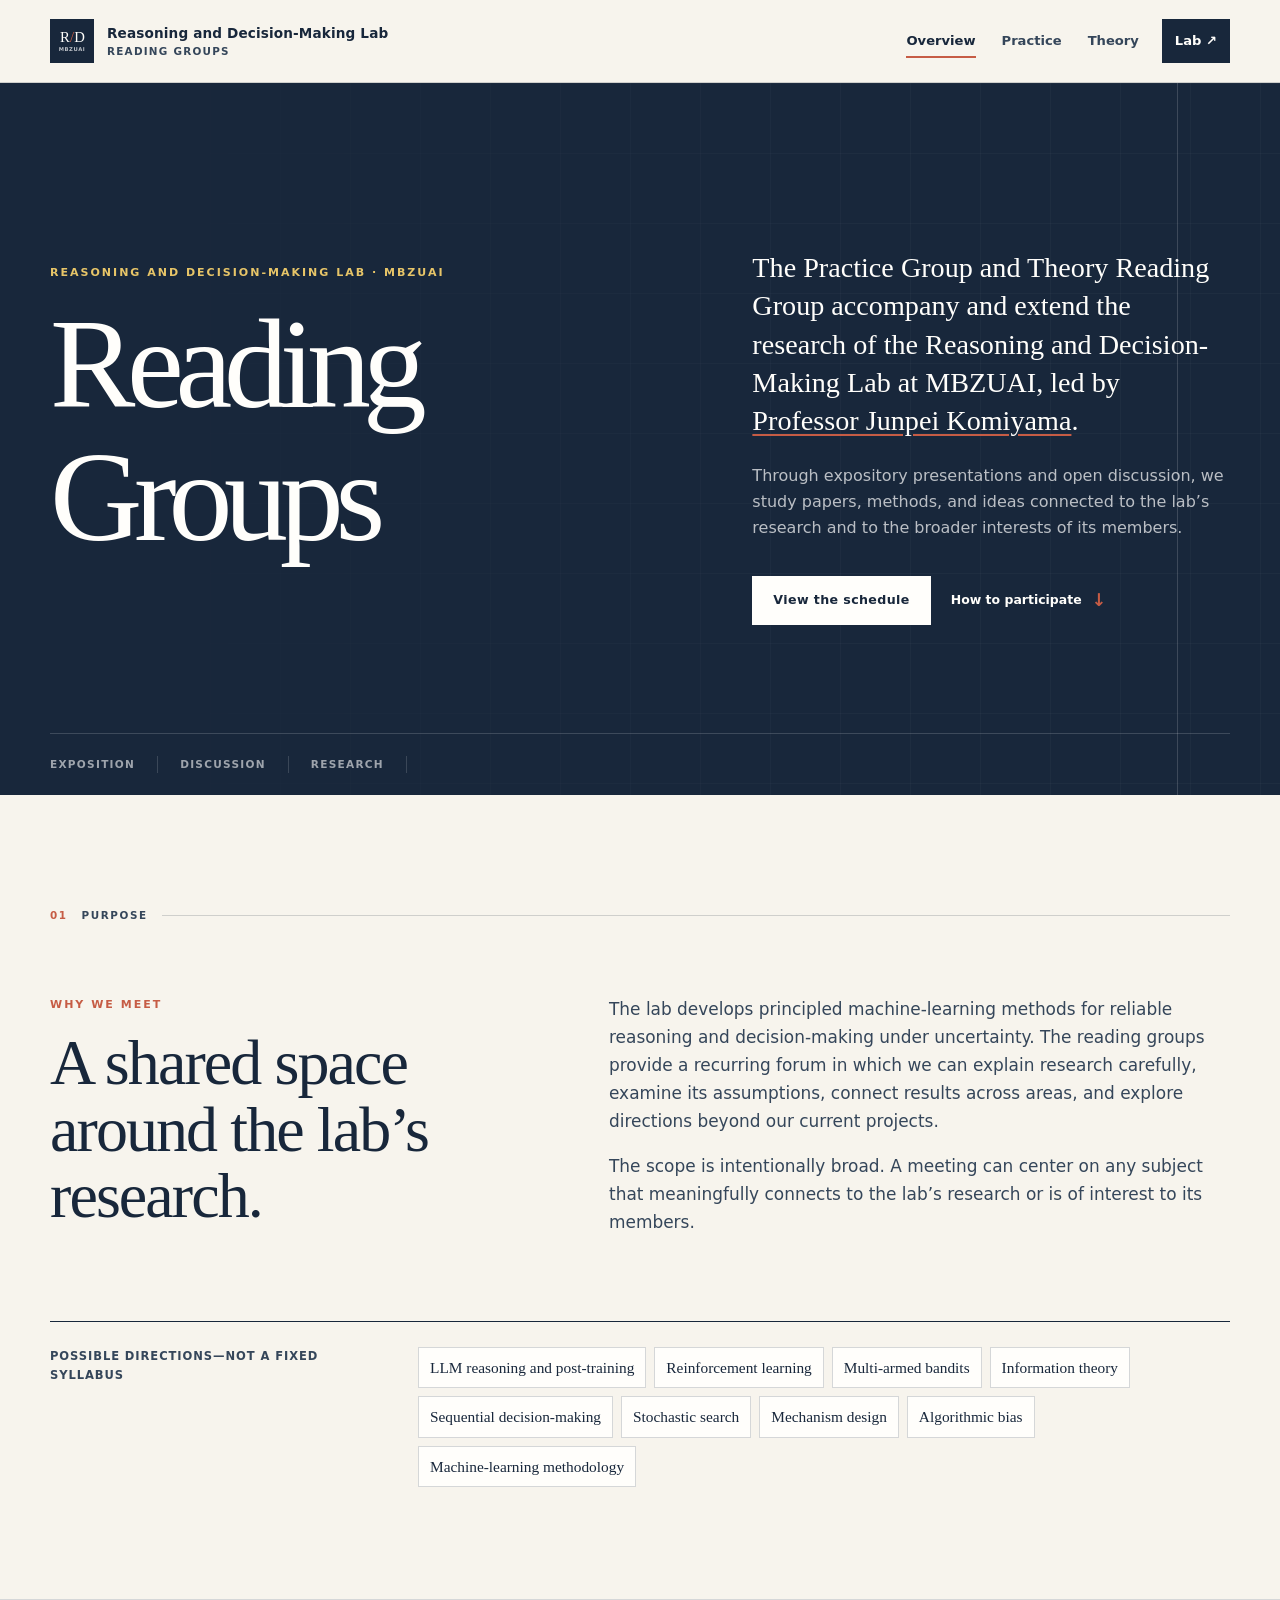
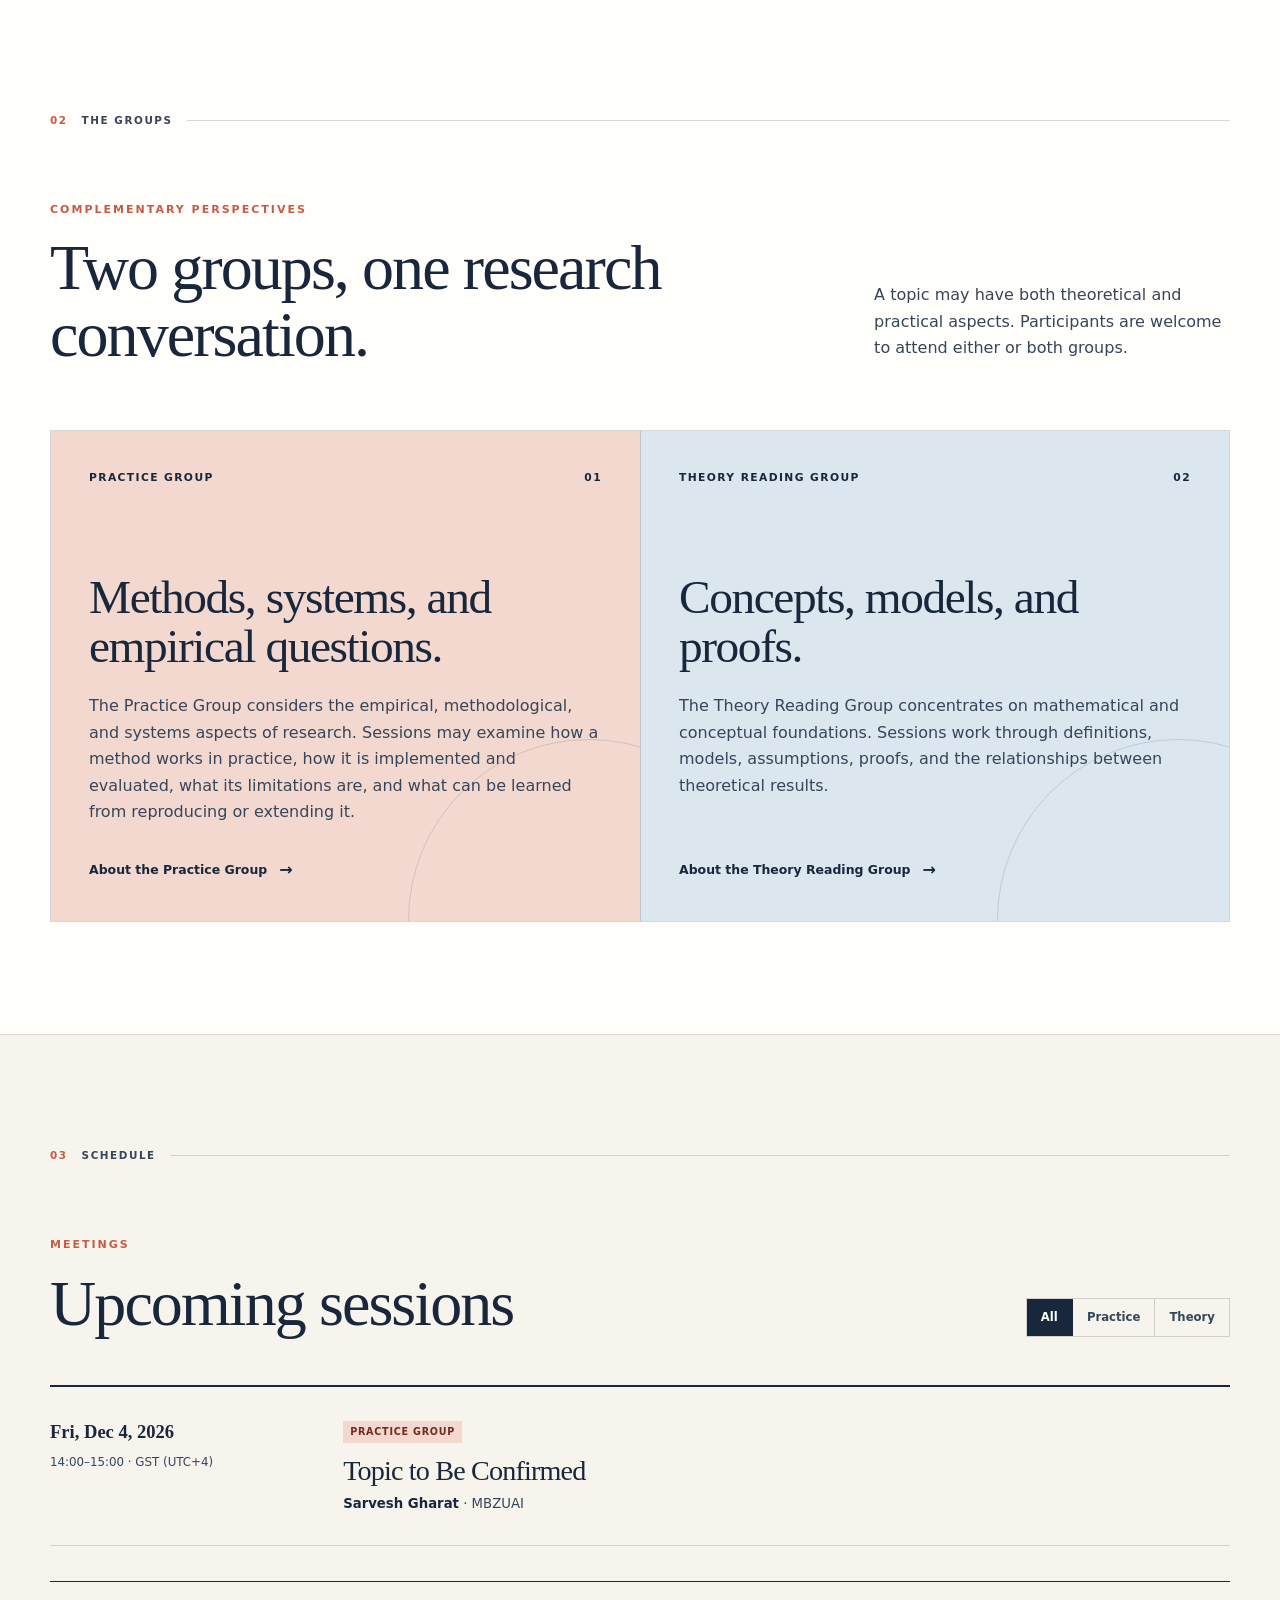
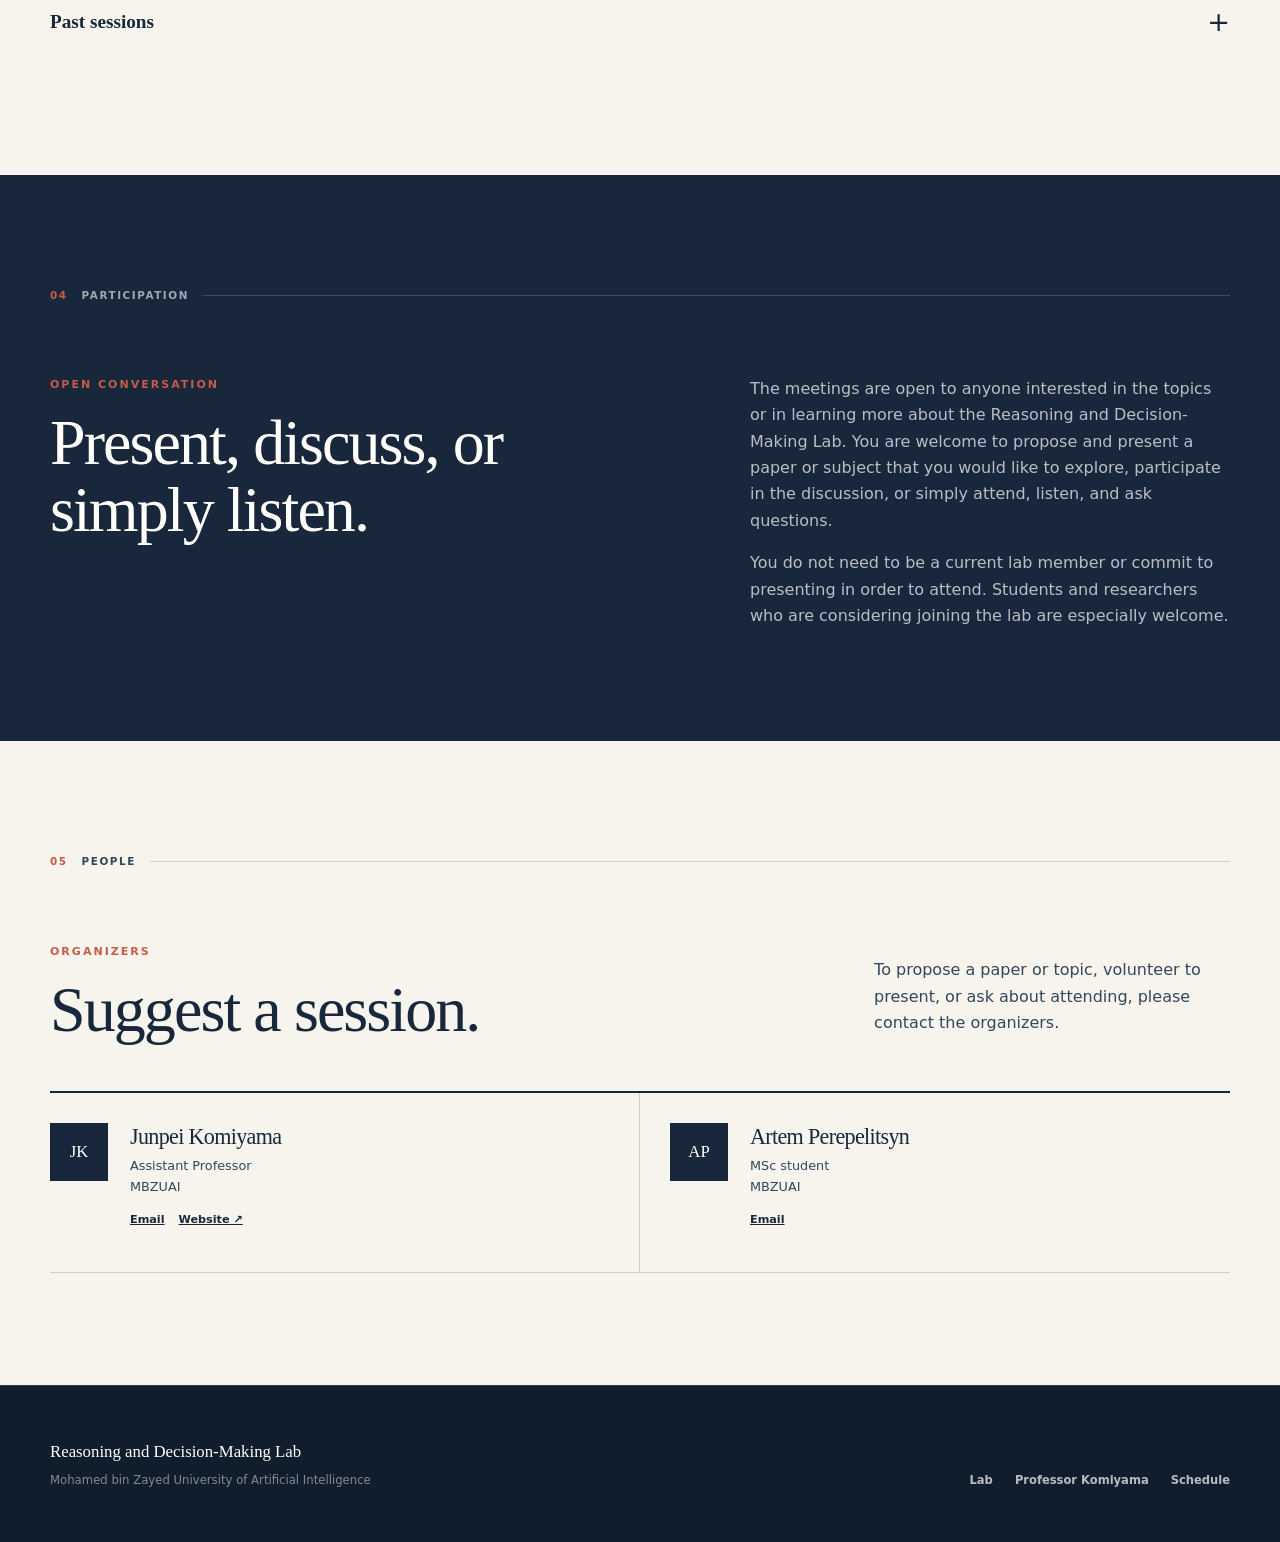
<file: index.html>
<!doctype html>
<html lang="en">
  <head>
    <meta charset="utf-8" />
    <meta name="viewport" content="width=device-width, initial-scale=1" />
    <meta
      name="description"
      content="Practice and theory reading groups accompanying the research of the Reasoning and Decision-Making Lab at MBZUAI."
    />
    <meta name="theme-color" content="#18273b" />
    <title>Reading Groups | Reasoning and Decision-Making Lab</title>
    <link rel="icon" href="assets/favicon.svg" type="image/svg+xml" />
    <link rel="stylesheet" href="assets/site.css?v=5" />
  </head>
  <body data-page="overview">
    <a class="skip-link" href="#main-content">Skip to main content</a>

    <header class="site-header">
      <div class="header-inner">
        <a class="wordmark" href="index.html" aria-label="Reading groups home">
          <span class="wordmark-mark" aria-hidden="true">
            <span class="wordmark-monogram">R<span>/</span>D</span>
            <span class="wordmark-submark">MBZUAI</span>
          </span>
          <span>
            <strong>Reasoning and Decision-Making Lab</strong>
            <small>Reading Groups</small>
          </span>
        </a>
        <nav class="site-nav" aria-label="Primary navigation">
          <a href="index.html" aria-current="page">Overview</a>
          <a href="practice.html">Practice</a>
          <a href="theory.html">Theory</a>
          <a class="nav-external" href="https://jkomiyama.github.io/join-research-group/">Lab ↗</a>
        </nav>
      </div>
    </header>

    <main id="main-content">
      <section class="hero hero-home">
        <div class="hero-rule" aria-hidden="true"></div>
        <div class="page-shell hero-grid">
          <div class="hero-main">
            <p class="kicker">Reasoning and Decision-Making Lab · MBZUAI</p>
            <h1>Reading<br />Groups</h1>
          </div>
          <div class="hero-copy">
            <p class="hero-lead">
              The Practice Group and Theory Reading Group accompany and extend
              the research of the Reasoning and Decision-Making Lab at MBZUAI,
              led by
              <a href="https://jkomiyama.github.io/">Professor Junpei Komiyama</a>.
            </p>
            <p>
              Through expository presentations and open discussion, we study
              papers, methods, and ideas connected to the lab’s research and to
              the broader interests of its members.
            </p>
            <div class="hero-actions">
              <a class="button button-dark" href="#schedule">View the schedule</a>
              <a class="text-action" href="#participate">How to participate <span>↓</span></a>
            </div>
          </div>
        </div>
        <div class="page-shell hero-index" aria-hidden="true">
          <span>Exposition</span><span>Discussion</span><span>Research</span>
        </div>
      </section>

      <section class="section page-shell intro-section" aria-labelledby="shared-space-title">
        <div class="section-label"><span>01</span> Purpose</div>
        <div class="section-body prose-grid">
          <div>
            <p class="kicker">Why we meet</p>
            <h2 id="shared-space-title">A shared space around the lab’s research.</h2>
          </div>
          <div class="prose-large">
            <p>
              The lab develops principled machine-learning methods for reliable
              reasoning and decision-making under uncertainty. The reading
              groups provide a recurring forum in which we can explain research
              carefully, examine its assumptions, connect results across areas,
              and explore directions beyond our current projects.
            </p>
            <p>
              The scope is intentionally broad. A meeting can center on any
              subject that meaningfully connects to the lab’s research or is of
              interest to its members.
            </p>
          </div>
        </div>

        <div class="topic-field" aria-label="Examples of possible topics">
          <p>Possible directions—not a fixed syllabus</p>
          <ul>
            <li>LLM reasoning and post-training</li>
            <li>Reinforcement learning</li>
            <li>Multi-armed bandits</li>
            <li>Information theory</li>
            <li>Sequential decision-making</li>
            <li>Stochastic search</li>
            <li>Mechanism design</li>
            <li>Algorithmic bias</li>
            <li>Machine-learning methodology</li>
          </ul>
        </div>
      </section>

      <section class="section groups-section" aria-labelledby="groups-title">
        <div class="page-shell">
          <div class="section-label"><span>02</span> The groups</div>
          <div class="section-heading-row">
            <div>
              <p class="kicker">Complementary perspectives</p>
              <h2 id="groups-title">Two groups, one research conversation.</h2>
            </div>
            <p>
              A topic may have both theoretical and practical aspects.
              Participants are welcome to attend either or both groups.
            </p>
          </div>

          <div class="group-columns">
            <article class="group-panel practice-panel">
              <div class="panel-topline"><span>Practice Group</span><span>01</span></div>
              <h3>Methods, systems, and empirical questions.</h3>
              <p>
                The Practice Group considers the empirical, methodological, and
                systems aspects of research. Sessions may examine how a method
                works in practice, how it is implemented and evaluated, what its
                limitations are, and what can be learned from reproducing or
                extending it.
              </p>
              <a href="practice.html">About the Practice Group <span>→</span></a>
            </article>

            <article class="group-panel theory-panel">
              <div class="panel-topline"><span>Theory Reading Group</span><span>02</span></div>
              <h3>Concepts, models, and proofs.</h3>
              <p>
                The Theory Reading Group concentrates on mathematical and
                conceptual foundations. Sessions work through definitions,
                models, assumptions, proofs, and the relationships between
                theoretical results.
              </p>
              <a href="theory.html">About the Theory Reading Group <span>→</span></a>
            </article>
          </div>
        </div>
      </section>

      <section class="section page-shell schedule-section" id="schedule" aria-labelledby="schedule-title">
        <div class="section-label"><span>03</span> Schedule</div>
        <div class="section-heading-row schedule-heading">
          <div>
            <p class="kicker">Meetings</p>
            <h2 id="schedule-title">Upcoming sessions</h2>
          </div>
          <div class="schedule-filters" role="group" aria-label="Filter the schedule">
            <button type="button" class="is-active" data-schedule-filter="all">All</button>
            <button type="button" data-schedule-filter="practice">Practice</button>
            <button type="button" data-schedule-filter="theory">Theory</button>
          </div>
        </div>
        <div data-schedule-root data-track="all" aria-live="polite">
          <p class="loading-message">Loading schedule…</p>
        </div>
      </section>

      <section class="section participation-section" id="participate" aria-labelledby="participate-title">
        <div class="page-shell">
          <div class="section-label section-label-light"><span>04</span> Participation</div>
          <div class="participation-grid">
            <div>
              <p class="kicker">Open conversation</p>
              <h2 id="participate-title">Present, discuss, or simply listen.</h2>
            </div>
            <div class="participation-copy">
              <p>
                The meetings are open to anyone interested in the topics or in
                learning more about the Reasoning and Decision-Making Lab. You
                are welcome to propose and present a paper or subject that you
                would like to explore, participate in the discussion, or simply
                attend, listen, and ask questions.
              </p>
              <p>
                You do not need to be a current lab member or commit to
                presenting in order to attend. Students and researchers who are
                considering joining the lab are especially welcome.
              </p>
            </div>
          </div>
        </div>
      </section>

      <section class="section page-shell organizers-section" id="organizers" aria-labelledby="organizers-title">
        <div class="section-label"><span>05</span> People</div>
        <div class="section-heading-row">
          <div>
            <p class="kicker">Organizers</p>
            <h2 id="organizers-title">Suggest a session.</h2>
          </div>
          <p>
            To propose a paper or topic, volunteer to present, or ask about
            attending, please contact the organizers.
          </p>
        </div>
        <div data-organizers-root data-track="all" aria-live="polite">
          <p class="loading-message">Loading organizers…</p>
        </div>
      </section>
    </main>

    <footer class="site-footer">
      <div class="page-shell footer-grid">
        <div>
          <strong>Reasoning and Decision-Making Lab</strong>
          <p>Mohamed bin Zayed University of Artificial Intelligence</p>
        </div>
        <div class="footer-links">
          <a href="https://jkomiyama.github.io/join-research-group/">Lab</a>
          <a href="https://jkomiyama.github.io/">Professor Komiyama</a>
          <a href="#schedule">Schedule</a>
        </div>
      </div>
    </footer>

    <script src="assets/csv.js" defer></script>
    <script src="assets/site.js?v=4" defer></script>
  </body>
</html>
</file>
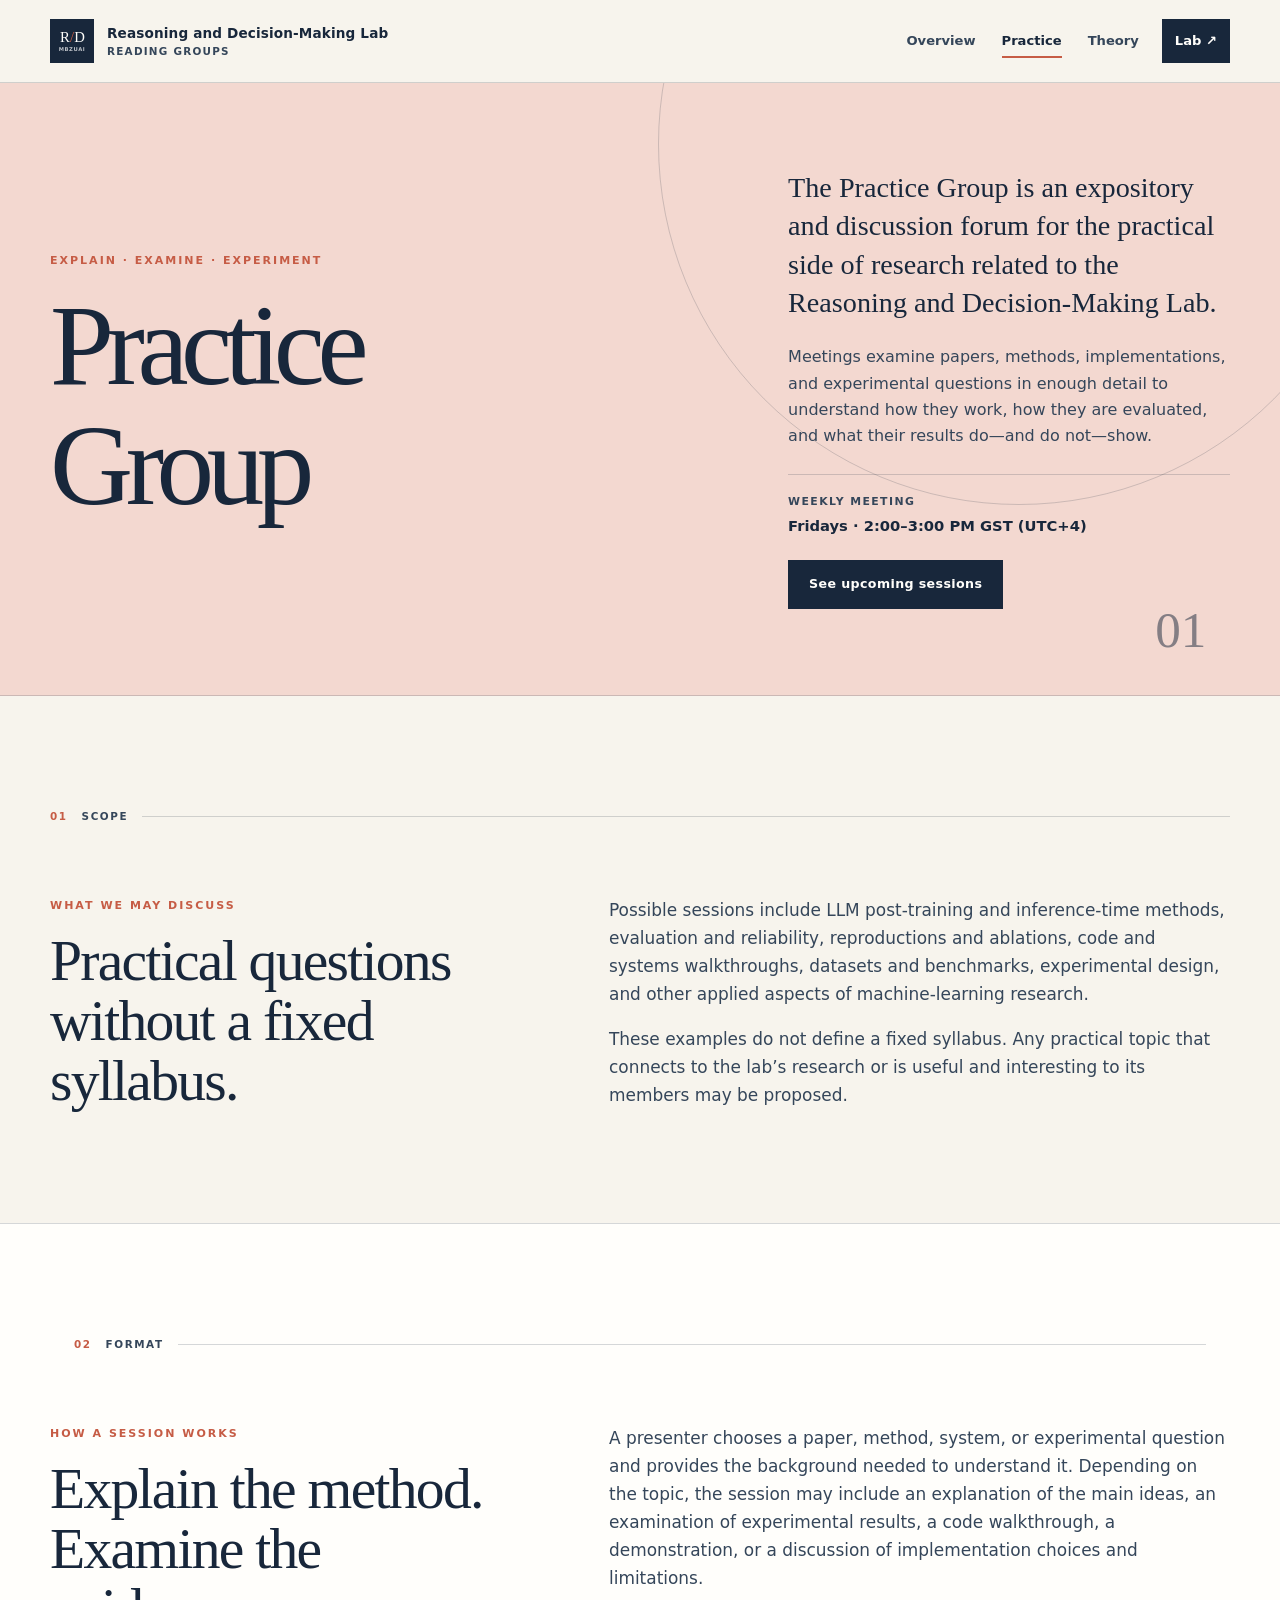
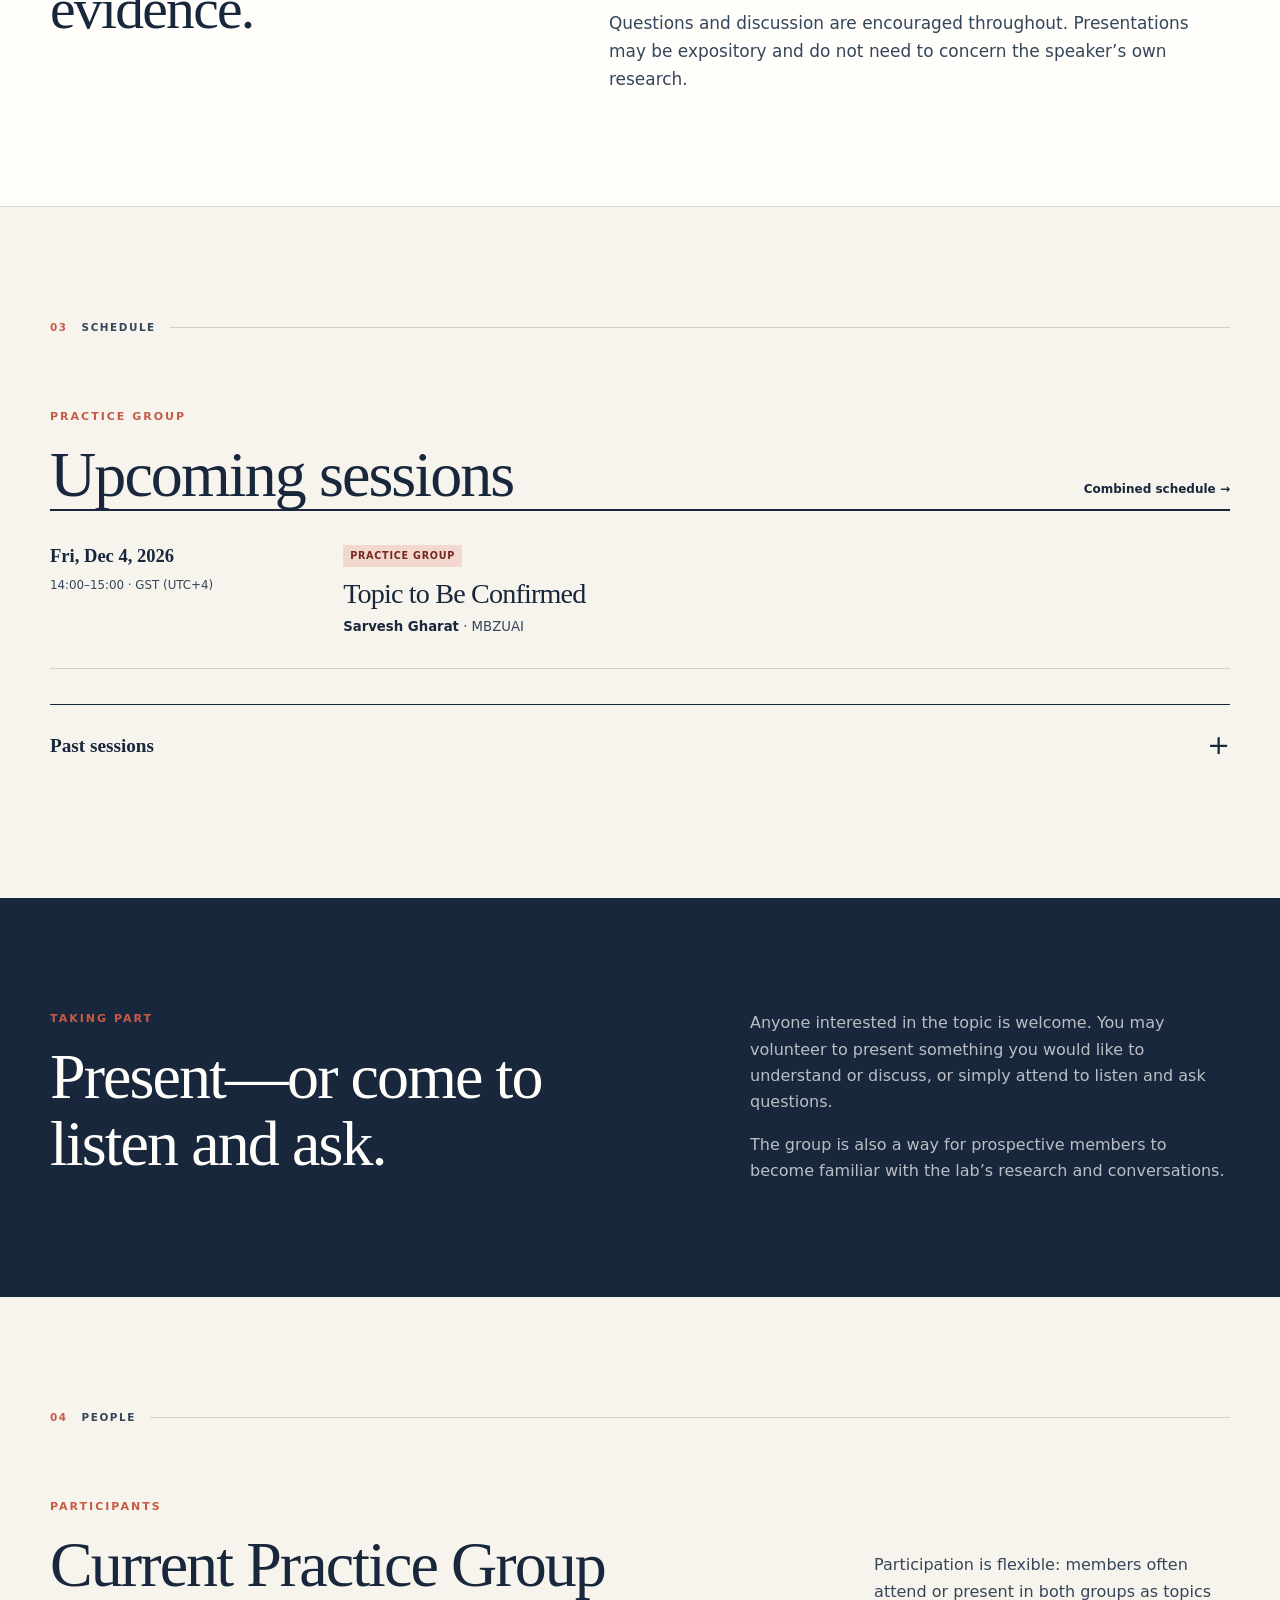
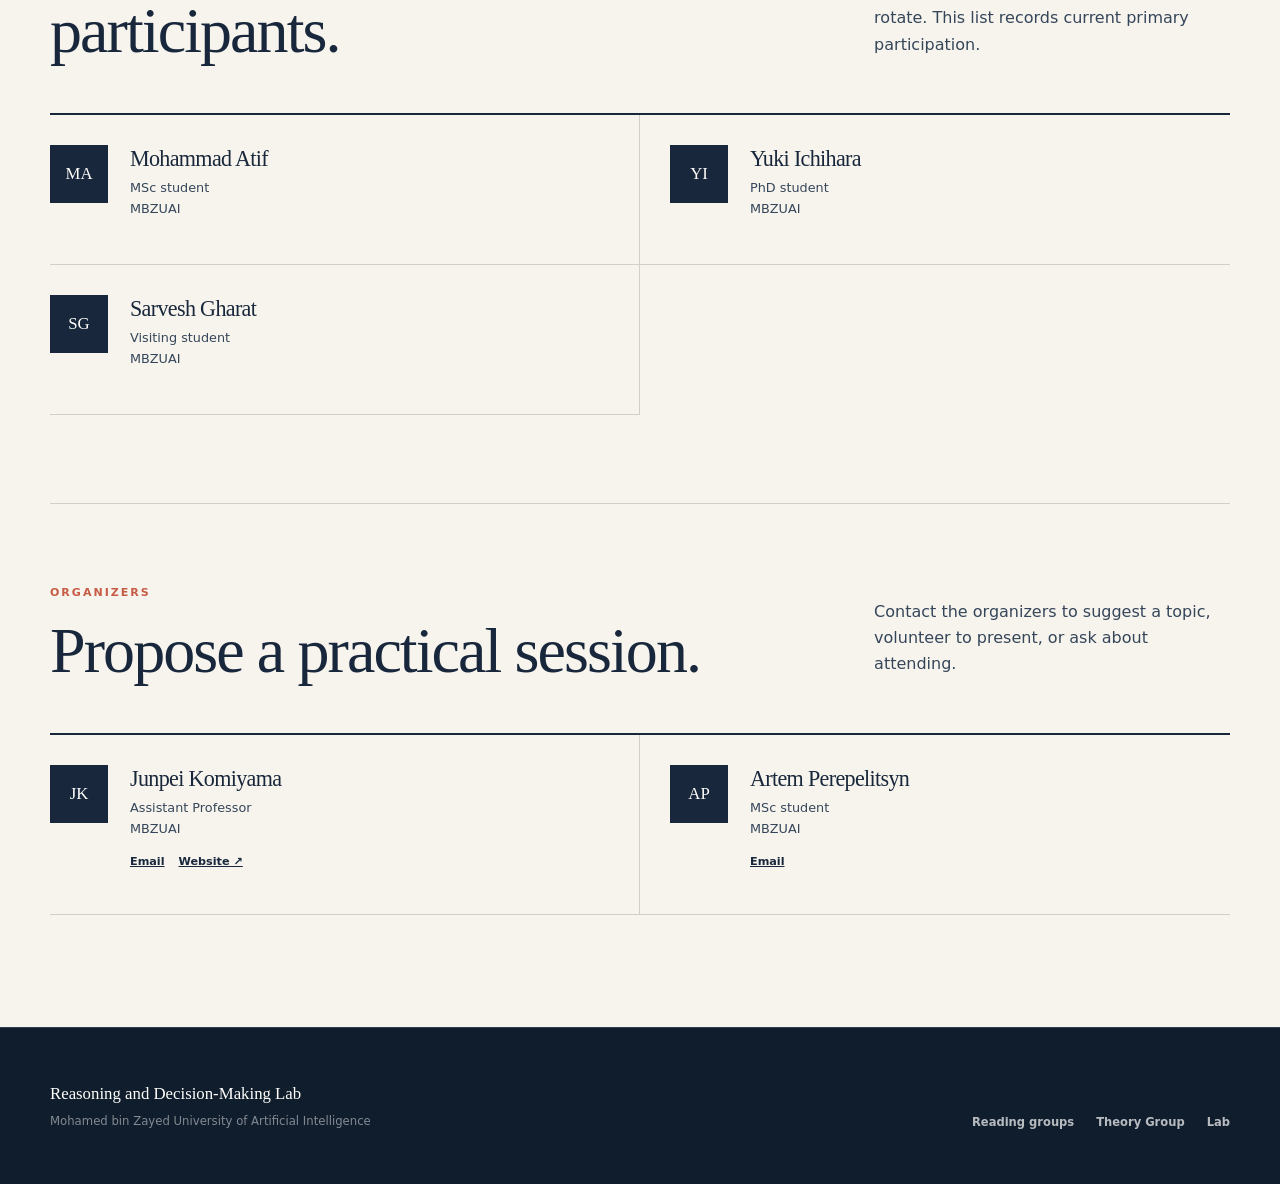
<file: practice.html>
<!doctype html>
<html lang="en">
  <head>
    <meta charset="utf-8" />
    <meta name="viewport" content="width=device-width, initial-scale=1" />
    <meta
      name="description"
      content="The Practice Group of the Reasoning and Decision-Making Lab at MBZUAI."
    />
    <meta name="theme-color" content="#18273b" />
    <title>Practice Group | Reasoning and Decision-Making Lab</title>
    <link rel="icon" href="assets/favicon.svg" type="image/svg+xml" />
    <link rel="stylesheet" href="assets/site.css?v=5" />
  </head>
  <body data-page="practice">
    <a class="skip-link" href="#main-content">Skip to main content</a>

    <header class="site-header">
      <div class="header-inner">
        <a class="wordmark" href="index.html" aria-label="Reading groups home">
          <span class="wordmark-mark" aria-hidden="true">
            <span class="wordmark-monogram">R<span>/</span>D</span>
            <span class="wordmark-submark">MBZUAI</span>
          </span>
          <span>
            <strong>Reasoning and Decision-Making Lab</strong>
            <small>Reading Groups</small>
          </span>
        </a>
        <nav class="site-nav" aria-label="Primary navigation">
          <a href="index.html">Overview</a>
          <a href="practice.html" aria-current="page">Practice</a>
          <a href="theory.html">Theory</a>
          <a class="nav-external" href="https://jkomiyama.github.io/join-research-group/">Lab ↗</a>
        </nav>
      </div>
    </header>

    <main id="main-content">
      <section class="track-hero practice-hero">
        <div class="page-shell track-hero-grid">
          <div>
            <p class="kicker">Explain · examine · experiment</p>
            <h1>Practice<br />Group</h1>
          </div>
          <div class="track-hero-copy">
            <p class="hero-lead">
              The Practice Group is an expository and discussion forum for the
              practical side of research related to the Reasoning and
              Decision-Making Lab.
            </p>
            <p>
              Meetings examine papers, methods, implementations, and
              experimental questions in enough detail to understand how they
              work, how they are evaluated, and what their results do—and do
              not—show.
            </p>
            <p class="track-meeting-time">
              <span>Weekly meeting</span>
              <strong>Fridays · 2:00–3:00 PM GST (UTC+4)</strong>
            </p>
            <a class="button button-dark" href="#schedule">See upcoming sessions</a>
          </div>
          <div class="track-number" aria-hidden="true">01</div>
        </div>
      </section>

      <section class="section page-shell track-section" aria-labelledby="practice-scope-title">
        <div class="section-label"><span>01</span> Scope</div>
        <div class="track-copy-grid">
          <div>
            <p class="kicker">What we may discuss</p>
            <h2 id="practice-scope-title">Practical questions without a fixed syllabus.</h2>
          </div>
          <div class="prose-large">
            <p>
              Possible sessions include LLM post-training and inference-time
              methods, evaluation and reliability, reproductions and ablations,
              code and systems walkthroughs, datasets and benchmarks,
              experimental design, and other applied aspects of machine-learning
              research.
            </p>
            <p>
              These examples do not define a fixed syllabus. Any practical topic
              that connects to the lab’s research or is useful and interesting
              to its members may be proposed.
            </p>
          </div>
        </div>
      </section>

      <section class="section method-section" aria-labelledby="practice-format-title">
        <div class="page-shell">
          <div class="section-label"><span>02</span> Format</div>
          <div class="track-copy-grid">
            <div>
              <p class="kicker">How a session works</p>
              <h2 id="practice-format-title">Explain the method. Examine the evidence.</h2>
            </div>
            <div class="prose-large">
              <p>
                A presenter chooses a paper, method, system, or experimental
                question and provides the background needed to understand it.
                Depending on the topic, the session may include an explanation
                of the main ideas, an examination of experimental results, a
                code walkthrough, a demonstration, or a discussion of
                implementation choices and limitations.
              </p>
              <p>
                Questions and discussion are encouraged throughout.
                Presentations may be expository and do not need to concern the
                speaker’s own research.
              </p>
            </div>
          </div>
        </div>
      </section>

      <section class="section page-shell schedule-section" id="schedule" aria-labelledby="practice-schedule-title">
        <div class="section-label"><span>03</span> Schedule</div>
        <div class="section-heading-row">
          <div>
            <p class="kicker">Practice Group</p>
            <h2 id="practice-schedule-title">Upcoming sessions</h2>
          </div>
          <a class="inline-link" href="index.html#schedule">Combined schedule →</a>
        </div>
        <div data-schedule-root data-track="practice" aria-live="polite">
          <p class="loading-message">Loading schedule…</p>
        </div>
      </section>

      <section class="section participation-section" aria-labelledby="practice-participate-title">
        <div class="page-shell participation-grid">
          <div>
            <p class="kicker">Taking part</p>
            <h2 id="practice-participate-title">Present—or come to listen and ask.</h2>
          </div>
          <div class="participation-copy">
            <p>
              Anyone interested in the topic is welcome. You may volunteer to
              present something you would like to understand or discuss, or
              simply attend to listen and ask questions.
            </p>
            <p>
              The group is also a way for prospective members to become familiar
              with the lab’s research and conversations.
            </p>
          </div>
        </div>
      </section>

      <section class="section page-shell organizers-section" aria-labelledby="practice-participants-title">
        <div class="section-label"><span>04</span> People</div>
        <div class="people-subsection">
          <div class="section-heading-row">
            <div>
              <p class="kicker">Participants</p>
              <h2 id="practice-participants-title">Current Practice Group participants.</h2>
            </div>
            <p>
              Participation is flexible: members often attend or present in
              both groups as topics rotate. This list records current primary
              participation.
            </p>
          </div>
          <div data-participants-root data-track="practice" aria-live="polite">
            <p class="loading-message">Loading participants…</p>
          </div>
        </div>

        <div class="people-subsection people-subsection-secondary">
          <div class="section-heading-row">
            <div>
              <p class="kicker">Organizers</p>
              <h2 id="practice-organizers-title">Propose a practical session.</h2>
            </div>
            <p>Contact the organizers to suggest a topic, volunteer to present, or ask about attending.</p>
          </div>
          <div data-organizers-root data-track="practice" aria-live="polite">
            <p class="loading-message">Loading organizers…</p>
          </div>
        </div>
      </section>
    </main>

    <footer class="site-footer">
      <div class="page-shell footer-grid">
        <div>
          <strong>Reasoning and Decision-Making Lab</strong>
          <p>Mohamed bin Zayed University of Artificial Intelligence</p>
        </div>
        <div class="footer-links">
          <a href="index.html">Reading groups</a>
          <a href="theory.html">Theory Group</a>
          <a href="https://jkomiyama.github.io/join-research-group/">Lab</a>
        </div>
      </div>
    </footer>

    <script src="assets/csv.js" defer></script>
    <script src="assets/site.js?v=4" defer></script>
  </body>
</html>
</file>
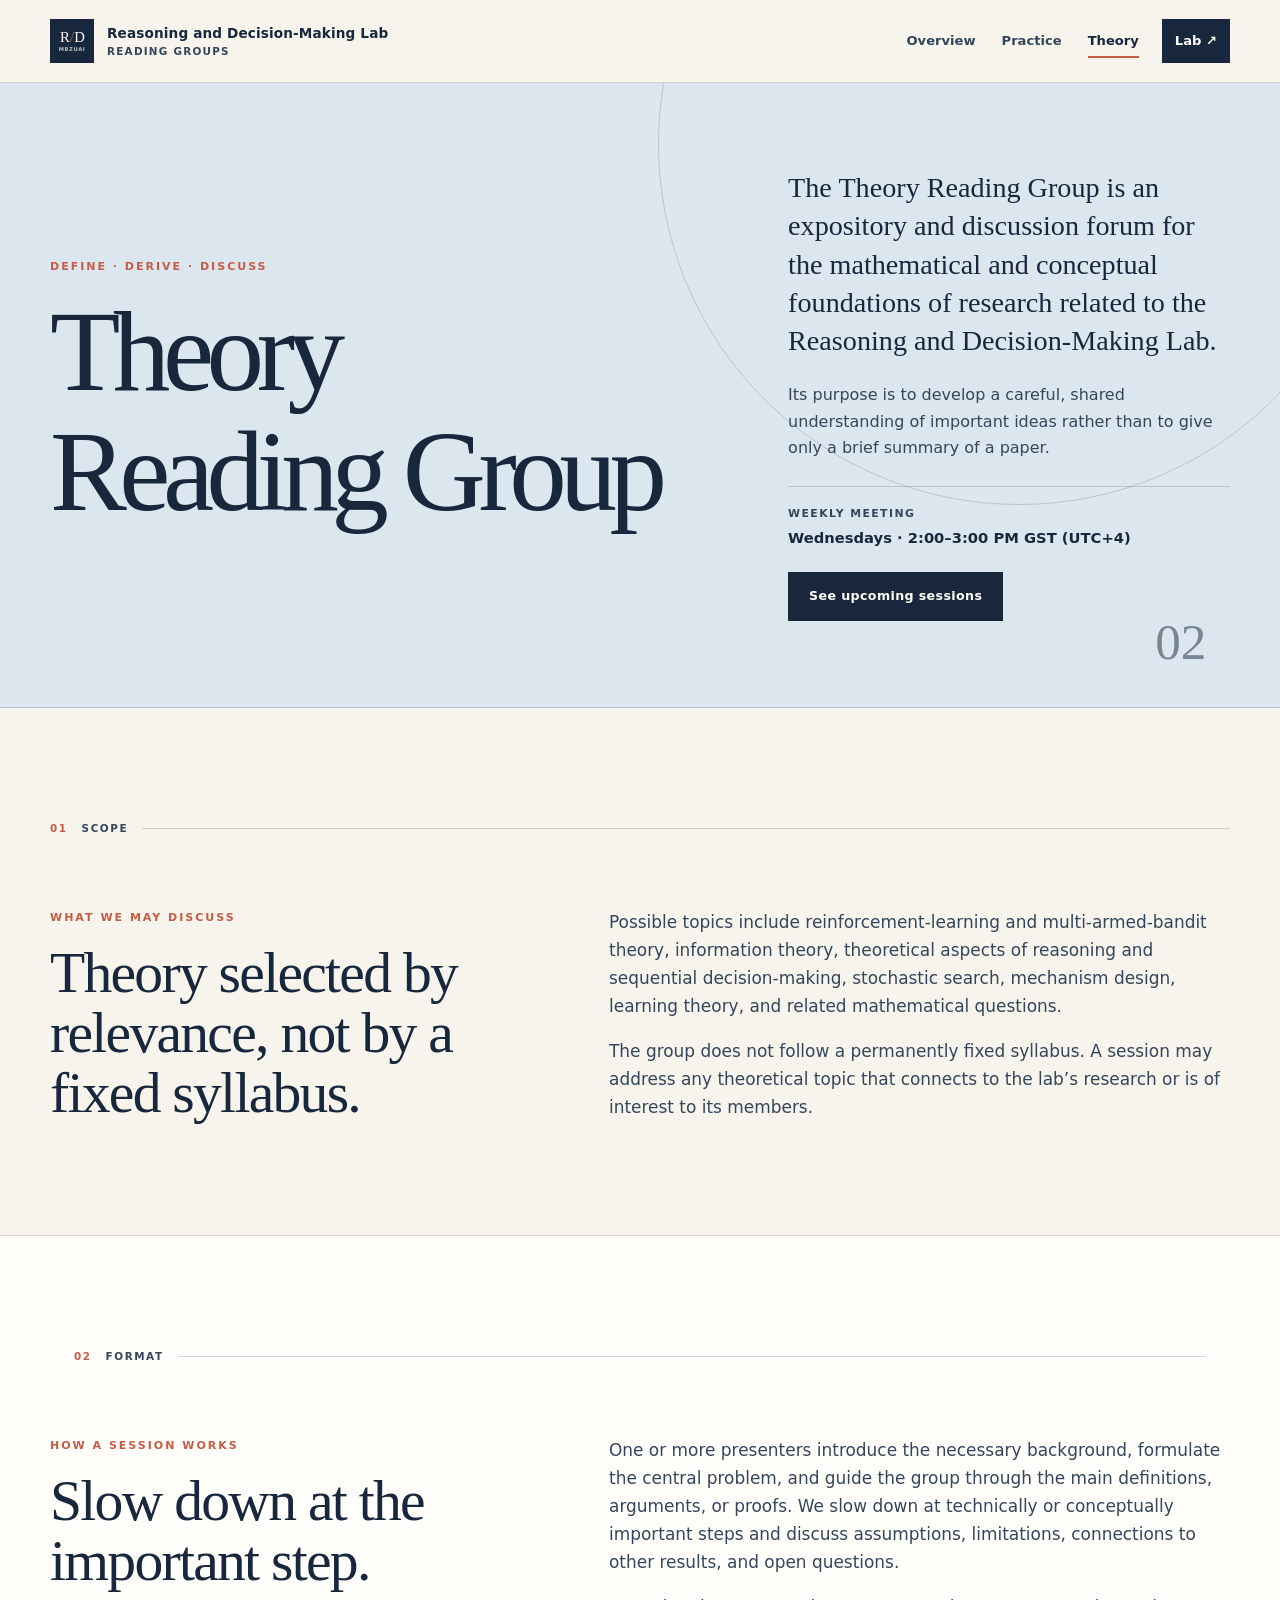
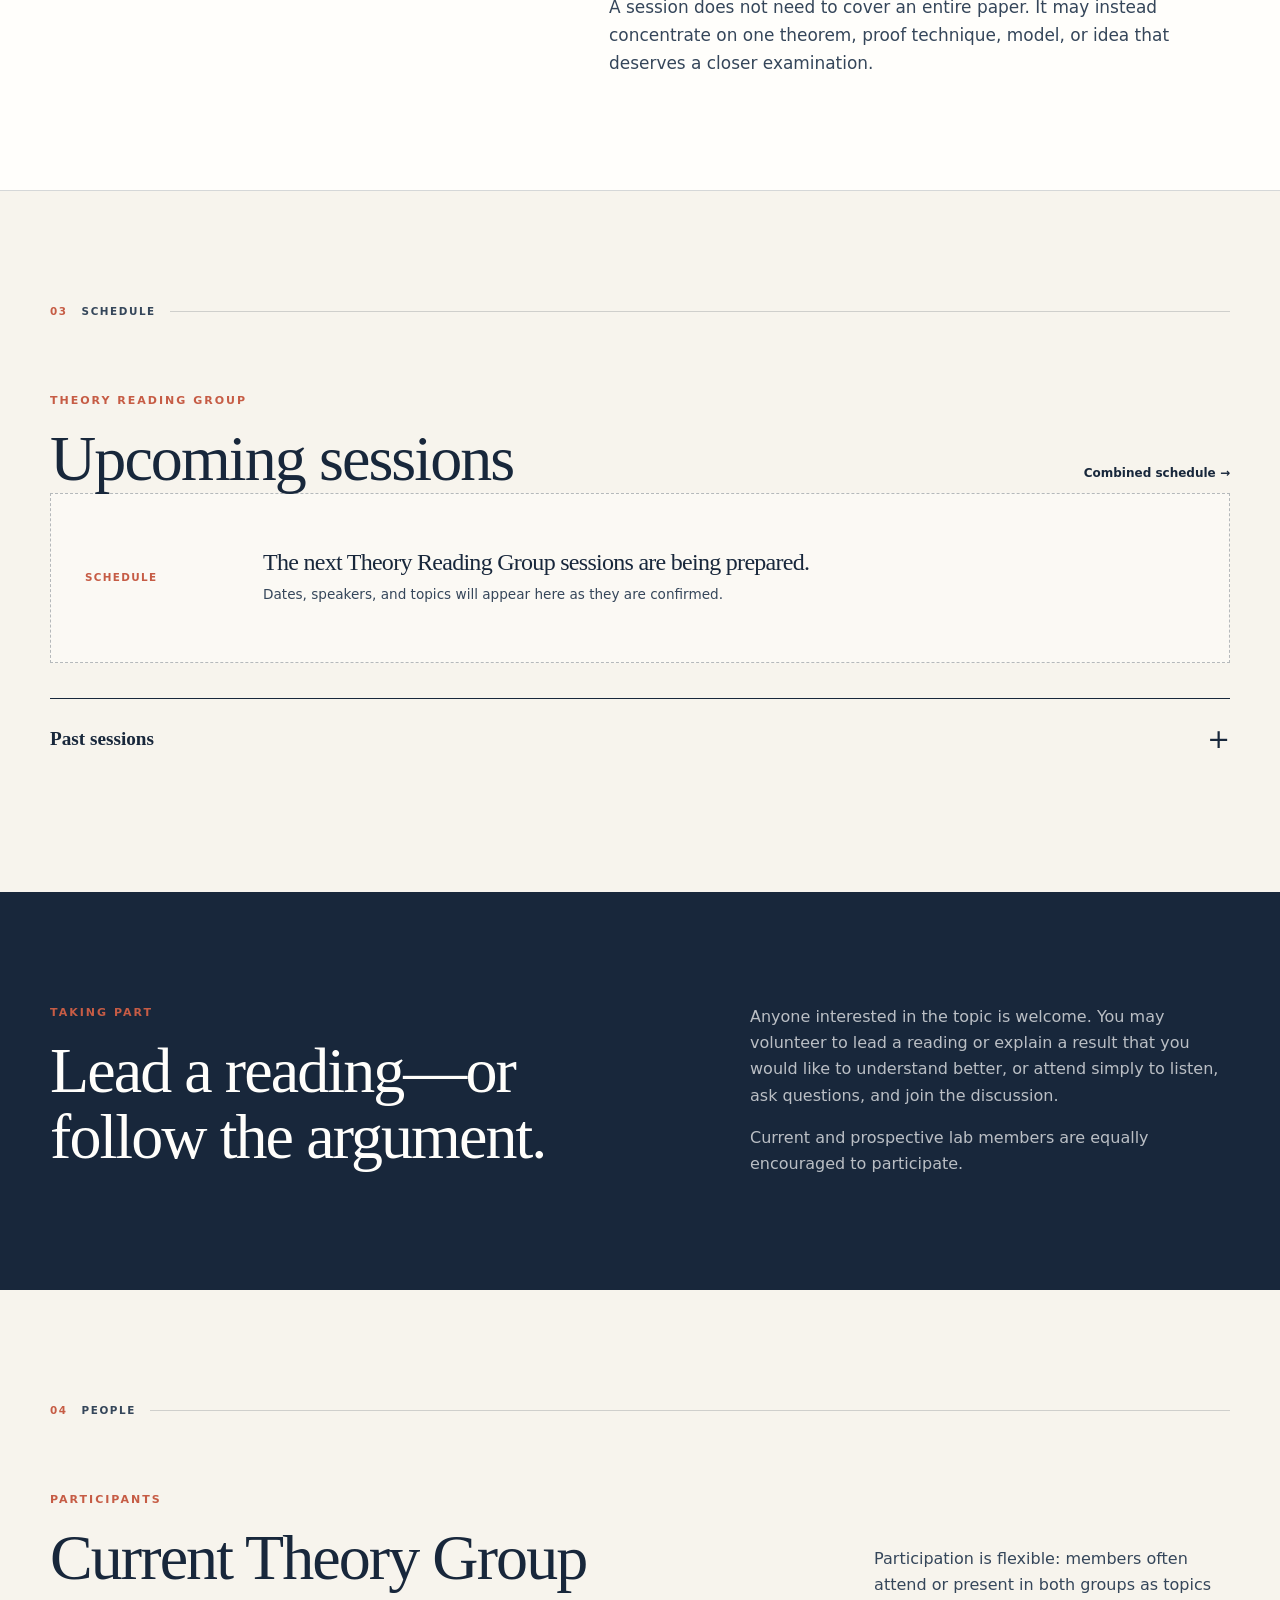
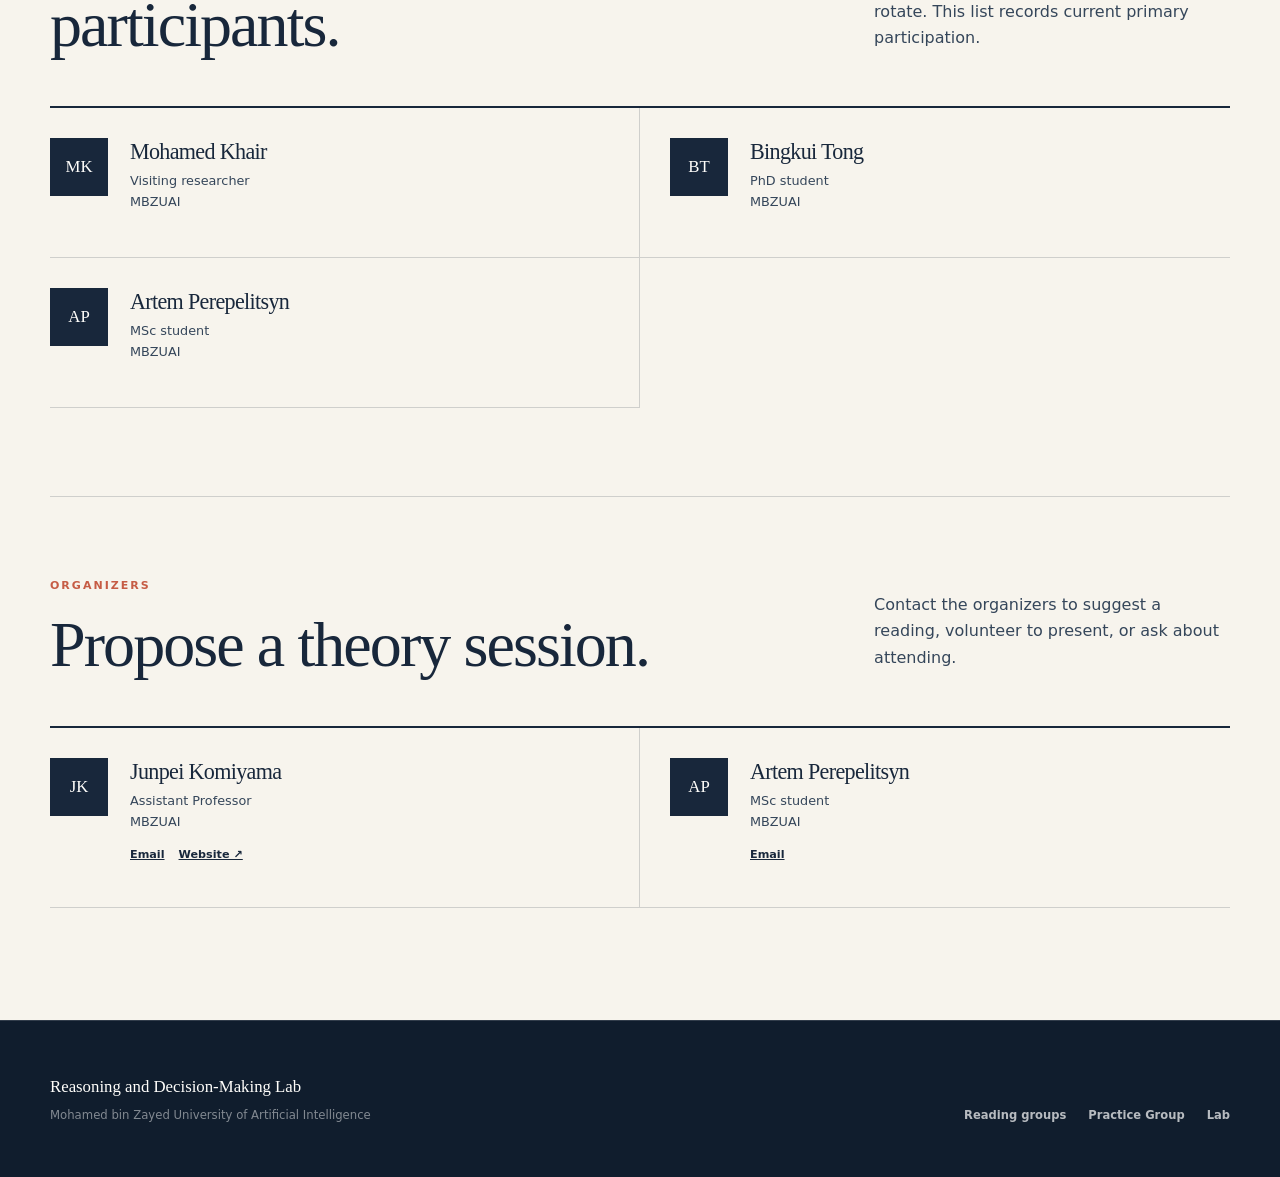
<file: theory.html>
<!doctype html>
<html lang="en">
  <head>
    <meta charset="utf-8" />
    <meta name="viewport" content="width=device-width, initial-scale=1" />
    <meta
      name="description"
      content="The Theory Reading Group of the Reasoning and Decision-Making Lab at MBZUAI."
    />
    <meta name="theme-color" content="#18273b" />
    <title>Theory Reading Group | Reasoning and Decision-Making Lab</title>
    <link rel="icon" href="assets/favicon.svg" type="image/svg+xml" />
    <link rel="stylesheet" href="assets/site.css?v=5" />
  </head>
  <body data-page="theory">
    <a class="skip-link" href="#main-content">Skip to main content</a>

    <header class="site-header">
      <div class="header-inner">
        <a class="wordmark" href="index.html" aria-label="Reading groups home">
          <span class="wordmark-mark" aria-hidden="true">
            <span class="wordmark-monogram">R<span>/</span>D</span>
            <span class="wordmark-submark">MBZUAI</span>
          </span>
          <span>
            <strong>Reasoning and Decision-Making Lab</strong>
            <small>Reading Groups</small>
          </span>
        </a>
        <nav class="site-nav" aria-label="Primary navigation">
          <a href="index.html">Overview</a>
          <a href="practice.html">Practice</a>
          <a href="theory.html" aria-current="page">Theory</a>
          <a class="nav-external" href="https://jkomiyama.github.io/join-research-group/">Lab ↗</a>
        </nav>
      </div>
    </header>

    <main id="main-content">
      <section class="track-hero theory-hero">
        <div class="page-shell track-hero-grid">
          <div>
            <p class="kicker">Define · derive · discuss</p>
            <h1>Theory<br />Reading Group</h1>
          </div>
          <div class="track-hero-copy">
            <p class="hero-lead">
              The Theory Reading Group is an expository and discussion forum for
              the mathematical and conceptual foundations of research related to
              the Reasoning and Decision-Making Lab.
            </p>
            <p>
              Its purpose is to develop a careful, shared understanding of
              important ideas rather than to give only a brief summary of a paper.
            </p>
            <p class="track-meeting-time">
              <span>Weekly meeting</span>
              <strong>Wednesdays · 2:00–3:00 PM GST (UTC+4)</strong>
            </p>
            <a class="button button-dark" href="#schedule">See upcoming sessions</a>
          </div>
          <div class="track-number" aria-hidden="true">02</div>
        </div>
      </section>

      <section class="section page-shell track-section" aria-labelledby="theory-scope-title">
        <div class="section-label"><span>01</span> Scope</div>
        <div class="track-copy-grid">
          <div>
            <p class="kicker">What we may discuss</p>
            <h2 id="theory-scope-title">Theory selected by relevance, not by a fixed syllabus.</h2>
          </div>
          <div class="prose-large">
            <p>
              Possible topics include reinforcement-learning and
              multi-armed-bandit theory, information theory, theoretical aspects
              of reasoning and sequential decision-making, stochastic search,
              mechanism design, learning theory, and related mathematical
              questions.
            </p>
            <p>
              The group does not follow a permanently fixed syllabus. A session
              may address any theoretical topic that connects to the lab’s
              research or is of interest to its members.
            </p>
          </div>
        </div>
      </section>

      <section class="section method-section" aria-labelledby="theory-format-title">
        <div class="page-shell">
          <div class="section-label"><span>02</span> Format</div>
          <div class="track-copy-grid">
            <div>
              <p class="kicker">How a session works</p>
              <h2 id="theory-format-title">Slow down at the important step.</h2>
            </div>
            <div class="prose-large">
              <p>
                One or more presenters introduce the necessary background,
                formulate the central problem, and guide the group through the
                main definitions, arguments, or proofs. We slow down at
                technically or conceptually important steps and discuss
                assumptions, limitations, connections to other results, and open
                questions.
              </p>
              <p>
                A session does not need to cover an entire paper. It may instead
                concentrate on one theorem, proof technique, model, or idea that
                deserves a closer examination.
              </p>
            </div>
          </div>
        </div>
      </section>

      <section class="section page-shell schedule-section" id="schedule" aria-labelledby="theory-schedule-title">
        <div class="section-label"><span>03</span> Schedule</div>
        <div class="section-heading-row">
          <div>
            <p class="kicker">Theory Reading Group</p>
            <h2 id="theory-schedule-title">Upcoming sessions</h2>
          </div>
          <a class="inline-link" href="index.html#schedule">Combined schedule →</a>
        </div>
        <div data-schedule-root data-track="theory" aria-live="polite">
          <p class="loading-message">Loading schedule…</p>
        </div>
      </section>

      <section class="section participation-section" aria-labelledby="theory-participate-title">
        <div class="page-shell participation-grid">
          <div>
            <p class="kicker">Taking part</p>
            <h2 id="theory-participate-title">Lead a reading—or follow the argument.</h2>
          </div>
          <div class="participation-copy">
            <p>
              Anyone interested in the topic is welcome. You may volunteer to
              lead a reading or explain a result that you would like to
              understand better, or attend simply to listen, ask questions, and
              join the discussion.
            </p>
            <p>Current and prospective lab members are equally encouraged to participate.</p>
          </div>
        </div>
      </section>

      <section class="section page-shell organizers-section" aria-labelledby="theory-participants-title">
        <div class="section-label"><span>04</span> People</div>
        <div class="people-subsection">
          <div class="section-heading-row">
            <div>
              <p class="kicker">Participants</p>
              <h2 id="theory-participants-title">Current Theory Group participants.</h2>
            </div>
            <p>
              Participation is flexible: members often attend or present in
              both groups as topics rotate. This list records current primary
              participation.
            </p>
          </div>
          <div data-participants-root data-track="theory" aria-live="polite">
            <p class="loading-message">Loading participants…</p>
          </div>
        </div>

        <div class="people-subsection people-subsection-secondary">
          <div class="section-heading-row">
            <div>
              <p class="kicker">Organizers</p>
              <h2 id="theory-organizers-title">Propose a theory session.</h2>
            </div>
            <p>Contact the organizers to suggest a reading, volunteer to present, or ask about attending.</p>
          </div>
          <div data-organizers-root data-track="theory" aria-live="polite">
            <p class="loading-message">Loading organizers…</p>
          </div>
        </div>
      </section>
    </main>

    <footer class="site-footer">
      <div class="page-shell footer-grid">
        <div>
          <strong>Reasoning and Decision-Making Lab</strong>
          <p>Mohamed bin Zayed University of Artificial Intelligence</p>
        </div>
        <div class="footer-links">
          <a href="index.html">Reading groups</a>
          <a href="practice.html">Practice Group</a>
          <a href="https://jkomiyama.github.io/join-research-group/">Lab</a>
        </div>
      </div>
    </footer>

    <script src="assets/csv.js" defer></script>
    <script src="assets/site.js?v=4" defer></script>
  </body>
</html>
</file>
<file: assets/site.css>
:root {
  --ink: #18273b;
  --ink-2: #35465a;
  --paper: #f7f4ed;
  --paper-2: #eee8dc;
  --white: #fffefb;
  --line: rgba(24, 39, 59, 0.18);
  --red: #c65c45;
  --red-soft: #f3d8d0;
  --blue: #4e7398;
  --blue-soft: #dce6ef;
  --teal: #397a72;
  --yellow: #d8b151;
  --shell: min(1180px, calc(100% - 48px));
  --serif: Georgia, "Times New Roman", serif;
  --sans: Inter, ui-sans-serif, system-ui, -apple-system, BlinkMacSystemFont,
    "Segoe UI", sans-serif;
}

* {
  box-sizing: border-box;
}

html {
  scroll-behavior: smooth;
}

body {
  margin: 0;
  color: var(--ink);
  background: var(--paper);
  font-family: var(--sans);
  font-size: 16px;
  line-height: 1.65;
  -webkit-font-smoothing: antialiased;
}

body::selection {
  color: var(--ink);
  background: #ead07e;
}

a {
  color: inherit;
}

button {
  font: inherit;
}

h1,
h2,
h3,
p,
ul {
  margin-top: 0;
}

h1,
h2,
h3 {
  line-height: 1.04;
  letter-spacing: -0.03em;
}

.page-shell,
.header-inner {
  width: var(--shell);
  margin-inline: auto;
}

.skip-link {
  position: fixed;
  z-index: 100;
  top: 10px;
  left: 10px;
  padding: 10px 14px;
  color: var(--white);
  background: var(--ink);
  border-radius: 4px;
  transform: translateY(-150%);
}

.skip-link:focus {
  transform: translateY(0);
}

:focus-visible {
  outline: 3px solid var(--yellow);
  outline-offset: 3px;
}

.site-header {
  position: sticky;
  z-index: 30;
  top: 0;
  background: rgba(247, 244, 237, 0.93);
  border-bottom: 1px solid var(--line);
  backdrop-filter: blur(16px);
}

.header-inner {
  display: flex;
  min-height: 82px;
  align-items: center;
  justify-content: space-between;
  gap: 34px;
}

.wordmark {
  display: inline-flex;
  align-items: center;
  gap: 13px;
  color: var(--ink);
  text-decoration: none;
}

.wordmark-mark {
  display: inline-flex;
  width: 44px;
  height: 44px;
  flex: 0 0 auto;
  flex-direction: column;
  align-items: center;
  justify-content: center;
  gap: 3px;
  color: var(--white);
  background: var(--ink);
  line-height: 1;
  white-space: nowrap;
}

.wordmark-monogram {
  color: var(--white);
  font-family: var(--serif);
  font-size: 0.92rem;
  letter-spacing: -0.06em;
}

.wordmark-monogram > span {
  margin-inline: 1px;
  color: var(--red);
}

.wordmark-submark {
  color: rgba(255, 255, 255, 0.72);
  font-family: var(--sans);
  font-size: 0.33rem;
  font-weight: 800;
  letter-spacing: 0.11em;
}

.wordmark strong,
.wordmark small {
  display: block;
  line-height: 1.2;
}

.wordmark strong {
  font-size: 0.85rem;
  letter-spacing: 0.01em;
}

.wordmark small {
  margin-top: 4px;
  color: var(--ink-2);
  font-size: 0.65rem;
  font-weight: 700;
  letter-spacing: 0.12em;
  text-transform: uppercase;
}

.site-nav {
  display: flex;
  align-items: center;
  gap: 2px;
}

.site-nav a {
  position: relative;
  padding: 10px 12px;
  color: var(--ink-2);
  font-size: 0.82rem;
  font-weight: 700;
  text-decoration: none;
}

.site-nav a:hover,
.site-nav a[aria-current="page"] {
  color: var(--ink);
}

.site-nav a[aria-current="page"]::after {
  position: absolute;
  right: 12px;
  bottom: 4px;
  left: 12px;
  height: 2px;
  content: "";
  background: var(--red);
}

.site-nav .nav-external {
  margin-left: 9px;
  color: var(--white);
  background: var(--ink);
  border: 1px solid var(--ink);
}

.site-nav .nav-external:hover {
  color: var(--ink);
  background: transparent;
}

.kicker {
  margin-bottom: 16px;
  color: var(--red);
  font-size: 0.69rem;
  font-weight: 850;
  letter-spacing: 0.18em;
  text-transform: uppercase;
}

.hero {
  position: relative;
  overflow: hidden;
  color: var(--white);
  background: var(--ink);
}

.hero::before {
  position: absolute;
  inset: 0;
  content: "";
  opacity: 0.18;
  background-image:
    linear-gradient(rgba(255, 255, 255, 0.16) 1px, transparent 1px),
    linear-gradient(90deg, rgba(255, 255, 255, 0.16) 1px, transparent 1px);
  background-size: 70px 70px;
  mask-image: linear-gradient(to right, transparent 8%, #000 70%);
}

.hero-rule {
  position: absolute;
  top: 0;
  right: 8%;
  bottom: 0;
  width: 1px;
  background: rgba(255, 255, 255, 0.16);
}

.hero-grid {
  position: relative;
  display: grid;
  min-height: 650px;
  align-items: center;
  grid-template-columns: minmax(0, 1fr) minmax(350px, 0.78fr);
  gap: 90px;
  padding-block: 92px 80px;
}

.hero h1 {
  margin: 0;
  font-family: var(--serif);
  font-size: clamp(4.8rem, 10vw, 9.4rem);
  font-weight: 400;
  letter-spacing: -0.065em;
}

.hero .kicker {
  color: #e7c568;
}

.hero-copy {
  position: relative;
  z-index: 1;
  padding-top: 46px;
}

.hero-copy > p {
  color: rgba(255, 255, 255, 0.7);
}

.hero-copy .hero-lead,
.track-hero-copy .hero-lead {
  margin-bottom: 22px;
  font-family: var(--serif);
  font-size: clamp(1.35rem, 2.2vw, 1.9rem);
  line-height: 1.36;
}

.hero-copy .hero-lead {
  color: var(--white);
}

.track-hero-copy .hero-lead {
  color: var(--ink);
}

.hero-lead a {
  text-decoration-color: var(--red);
  text-decoration-thickness: 2px;
  text-underline-offset: 4px;
}

.hero-actions {
  display: flex;
  flex-wrap: wrap;
  align-items: center;
  gap: 20px;
  margin-top: 34px;
}

.button {
  display: inline-flex;
  min-height: 49px;
  align-items: center;
  justify-content: center;
  padding: 11px 20px;
  border: 1px solid transparent;
  font-size: 0.79rem;
  font-weight: 800;
  letter-spacing: 0.03em;
  text-decoration: none;
}

.button-dark {
  color: var(--ink);
  background: var(--white);
}

.button-dark:hover {
  color: var(--white);
  background: transparent;
  border-color: rgba(255, 255, 255, 0.45);
}

.track-hero .button-dark {
  color: var(--white);
  background: var(--ink);
}

.track-hero .button-dark:hover {
  color: var(--ink);
  background: transparent;
  border-color: var(--ink);
}

.text-action {
  display: inline-flex;
  align-items: center;
  gap: 10px;
  color: var(--white);
  font-size: 0.78rem;
  font-weight: 800;
  text-decoration: none;
}

.text-action span {
  color: var(--red);
  font-size: 1.1rem;
}

.hero-index {
  position: relative;
  display: flex;
  min-height: 62px;
  align-items: center;
  border-top: 1px solid rgba(255, 255, 255, 0.16);
}

.hero-index span {
  padding-inline: 22px;
  color: rgba(255, 255, 255, 0.58);
  border-right: 1px solid rgba(255, 255, 255, 0.15);
  font-size: 0.66rem;
  font-weight: 800;
  letter-spacing: 0.12em;
  text-transform: uppercase;
}

.hero-index span:first-child {
  padding-left: 0;
}

.section {
  padding-block: 112px;
}

.section-label {
  display: flex;
  margin-bottom: 72px;
  align-items: center;
  gap: 14px;
  color: var(--ink-2);
  font-size: 0.65rem;
  font-weight: 850;
  letter-spacing: 0.15em;
  text-transform: uppercase;
}

.section-label::after {
  height: 1px;
  flex: 1;
  content: "";
  background: var(--line);
}

.section-label span {
  color: var(--red);
}

.section-label-light {
  color: rgba(255, 255, 255, 0.6);
}

.section-label-light::after {
  background: rgba(255, 255, 255, 0.16);
}

.section h2 {
  margin-bottom: 0;
  font-family: var(--serif);
  font-size: clamp(2.6rem, 5vw, 5rem);
  font-weight: 400;
}

.prose-grid,
.track-copy-grid {
  display: grid;
  grid-template-columns: minmax(300px, 0.85fr) minmax(360px, 1.15fr);
  gap: 100px;
}

.prose-large {
  color: var(--ink-2);
  font-size: 1.06rem;
}

.prose-large p:last-child {
  margin-bottom: 0;
}

.topic-field {
  display: grid;
  margin-top: 84px;
  padding-top: 25px;
  border-top: 1px solid var(--ink);
  grid-template-columns: 0.55fr 1.45fr;
  gap: 60px;
}

.topic-field > p {
  color: var(--ink-2);
  font-size: 0.72rem;
  font-weight: 750;
  letter-spacing: 0.08em;
  text-transform: uppercase;
}

.topic-field ul {
  display: flex;
  margin-bottom: 0;
  flex-wrap: wrap;
  gap: 8px;
  padding: 0;
  list-style: none;
}

.topic-field li {
  padding: 7px 11px;
  background: var(--white);
  border: 1px solid var(--line);
  font-family: var(--serif);
  font-size: 0.96rem;
}

.groups-section,
.method-section {
  background: var(--white);
  border-block: 1px solid var(--line);
}

.section-heading-row {
  display: grid;
  grid-template-columns: minmax(0, 1.15fr) minmax(280px, 0.55fr);
  align-items: end;
  gap: 80px;
}

.section-heading-row > p {
  margin-bottom: 7px;
  color: var(--ink-2);
}

.group-columns {
  display: grid;
  margin-top: 62px;
  grid-template-columns: repeat(2, minmax(0, 1fr));
  border: 1px solid var(--line);
}

.group-panel {
  position: relative;
  min-height: 490px;
  padding: 38px;
  overflow: hidden;
}

.group-panel + .group-panel {
  border-left: 1px solid var(--line);
}

.group-panel::after {
  position: absolute;
  right: -130px;
  bottom: -180px;
  width: 360px;
  height: 360px;
  content: "";
  border: 1px solid currentColor;
  border-radius: 50%;
  opacity: 0.14;
}

.practice-panel {
  background: var(--red-soft);
}

.theory-panel {
  background: var(--blue-soft);
}

.panel-topline {
  display: flex;
  align-items: center;
  justify-content: space-between;
  font-size: 0.67rem;
  font-weight: 850;
  letter-spacing: 0.13em;
  text-transform: uppercase;
}

.group-panel h3 {
  max-width: 470px;
  margin: 86px 0 22px;
  font-family: var(--serif);
  font-size: clamp(2.2rem, 3.7vw, 4rem);
  font-weight: 400;
}

.group-panel p {
  max-width: 520px;
  color: var(--ink-2);
}

.group-panel > a {
  position: absolute;
  z-index: 1;
  bottom: 38px;
  display: inline-flex;
  align-items: center;
  gap: 12px;
  font-size: 0.78rem;
  font-weight: 850;
  text-decoration: none;
}

.group-panel > a span {
  font-size: 1rem;
}

.group-panel > a:hover {
  text-decoration: underline;
  text-underline-offset: 4px;
}

.schedule-heading {
  margin-bottom: 48px;
}

.schedule-filters {
  display: flex;
  justify-self: end;
  border: 1px solid var(--line);
}

.schedule-filters button {
  padding: 9px 14px;
  color: var(--ink-2);
  background: transparent;
  border: 0;
  border-right: 1px solid var(--line);
  cursor: pointer;
  font-size: 0.73rem;
  font-weight: 800;
}

.schedule-filters button:last-child {
  border-right: 0;
}

.schedule-filters button:hover,
.schedule-filters button.is-active {
  color: var(--white);
  background: var(--ink);
}

.meeting-list {
  border-top: 2px solid var(--ink);
}

.meeting-row {
  display: grid;
  padding-block: 30px;
  align-items: start;
  border-bottom: 1px solid var(--line);
  grid-template-columns: 0.55fr 1.35fr 0.5fr;
  gap: 42px;
}

.meeting-when {
  display: flex;
  flex-direction: column;
}

.meeting-when time {
  font-family: var(--serif);
  font-size: 1.16rem;
  font-weight: 700;
}

.meeting-when span {
  margin-top: 5px;
  color: var(--ink-2);
  font-size: 0.74rem;
}

.group-tag {
  display: inline-block;
  padding: 3px 7px;
  font-size: 0.6rem;
  font-weight: 850;
  letter-spacing: 0.08em;
  text-transform: uppercase;
}

.group-tag.practice {
  color: #742a1f;
  background: var(--red-soft);
}

.group-tag.theory {
  color: #244a6c;
  background: var(--blue-soft);
}

.meeting-content h3 {
  margin: 12px 0 8px;
  font-family: var(--serif);
  font-size: clamp(1.35rem, 2.2vw, 1.9rem);
  font-weight: 400;
}

.meeting-speaker {
  margin-bottom: 0;
  font-size: 0.83rem;
  font-weight: 800;
}

.meeting-speaker span {
  color: var(--ink-2);
  font-weight: 500;
}

.meeting-summary {
  max-width: 680px;
  margin: 13px 0 0;
  color: var(--ink-2);
  font-size: 0.86rem;
}

.meeting-materials {
  align-self: center;
  justify-self: end;
}

.meeting-links {
  display: flex;
  flex-wrap: wrap;
  justify-content: flex-end;
  gap: 8px 12px;
}

.meeting-links a {
  color: var(--ink);
  font-size: 0.7rem;
  font-weight: 800;
  text-decoration: none;
}

.meeting-links a:hover {
  text-decoration: underline;
  text-underline-offset: 3px;
}

.empty-data {
  display: grid;
  min-height: 170px;
  align-items: center;
  padding: 30px 34px;
  background: rgba(255, 254, 251, 0.6);
  border: 1px dashed rgba(24, 39, 59, 0.3);
  grid-template-columns: 150px 1fr;
  gap: 28px;
}

.empty-data > span {
  color: var(--red);
  font-size: 0.65rem;
  font-weight: 850;
  letter-spacing: 0.13em;
  text-transform: uppercase;
}

.empty-data h3 {
  margin-bottom: 8px;
  font-family: var(--serif);
  font-size: 1.5rem;
  font-weight: 400;
}

.empty-data p {
  margin-bottom: 0;
  color: var(--ink-2);
  font-size: 0.85rem;
}

.past-meetings {
  margin-top: 35px;
  border-top: 1px solid var(--ink);
}

.past-meetings summary {
  display: flex;
  padding: 18px 0;
  align-items: center;
  justify-content: space-between;
  cursor: pointer;
  font-family: var(--serif);
  font-size: 1.2rem;
  font-weight: 700;
  list-style: none;
}

.past-meetings summary::-webkit-details-marker {
  display: none;
}

.past-meetings summary span:last-child {
  font-family: var(--sans);
  font-size: 1.7rem;
  font-weight: 300;
  transition: transform 150ms ease;
}

.past-meetings[open] summary span:last-child {
  transform: rotate(45deg);
}

.participation-section {
  color: var(--white);
  background: var(--ink);
}

.participation-grid {
  display: grid;
  grid-template-columns: minmax(300px, 1fr) minmax(340px, 0.8fr);
  gap: 100px;
}

.participation-grid h2 {
  max-width: 700px;
}

.participation-copy {
  color: rgba(255, 255, 255, 0.7);
}

.participation-copy p:last-child {
  margin-bottom: 0;
}

.organizers-section .section-heading-row {
  margin-bottom: 48px;
}

.people-subsection-secondary {
  margin-top: 88px;
  padding-top: 80px;
  border-top: 1px solid var(--line);
}

.organizer-grid {
  display: grid;
  grid-template-columns: repeat(2, minmax(0, 1fr));
  border-top: 2px solid var(--ink);
}

.organizer-card {
  display: flex;
  min-height: 180px;
  align-items: flex-start;
  gap: 22px;
  padding: 30px 0;
  border-bottom: 1px solid var(--line);
}

.participant-card {
  min-height: 150px;
}

.organizer-card:nth-child(odd) {
  padding-right: 30px;
  border-right: 1px solid var(--line);
}

.organizer-card:nth-child(even) {
  padding-left: 30px;
}

.organizer-initials {
  display: grid;
  width: 58px;
  height: 58px;
  flex: 0 0 auto;
  place-items: center;
  color: var(--white);
  background: var(--ink);
  font-family: var(--serif);
  font-size: 1.05rem;
}

.organizer-card h3 {
  margin: 3px 0 6px;
  font-family: var(--serif);
  font-size: 1.38rem;
  font-weight: 400;
}

.organizer-card p,
.organizer-card > div > span {
  display: block;
  margin: 0;
  color: var(--ink-2);
  font-size: 0.8rem;
}

.organizer-links {
  display: flex;
  gap: 14px;
  margin-top: 14px;
}

.organizer-links a {
  font-size: 0.7rem;
  font-weight: 800;
}

.loading-message {
  color: var(--ink-2);
  font-size: 0.84rem;
}

.inline-link {
  margin-bottom: 9px;
  justify-self: end;
  font-size: 0.75rem;
  font-weight: 850;
  text-decoration: none;
}

.inline-link:hover {
  text-decoration: underline;
  text-underline-offset: 4px;
}

/* Track pages */
.track-hero {
  position: relative;
  overflow: hidden;
  border-bottom: 1px solid var(--line);
}

.practice-hero {
  background: var(--red-soft);
}

.theory-hero {
  background: var(--blue-soft);
}

.track-hero::after {
  position: absolute;
  top: -300px;
  right: -100px;
  width: 720px;
  height: 720px;
  content: "";
  border: 1px solid rgba(24, 39, 59, 0.18);
  border-radius: 50%;
}

.track-hero-grid {
  position: relative;
  z-index: 1;
  display: grid;
  min-height: 610px;
  align-items: center;
  grid-template-columns: minmax(0, 1.1fr) minmax(340px, 0.75fr);
  gap: 90px;
  padding-block: 86px;
}

.track-hero h1 {
  margin: 0;
  font-family: var(--serif);
  font-size: clamp(4.8rem, 9vw, 8rem);
  font-weight: 400;
  letter-spacing: -0.065em;
}

.track-hero-copy > p:not(.hero-lead) {
  color: var(--ink-2);
}

.track-hero-copy .track-meeting-time {
  display: grid;
  gap: 3px;
  margin: 24px 0 0;
  padding-top: 18px;
  border-top: 1px solid var(--line);
}

.track-meeting-time span {
  font-size: 0.68rem;
  font-weight: 800;
  letter-spacing: 0.13em;
  text-transform: uppercase;
}

.track-meeting-time strong {
  color: var(--ink);
  font-size: 0.92rem;
}

.track-hero-copy .button {
  margin-top: 22px;
}

.track-number {
  position: absolute;
  right: 2%;
  bottom: 22px;
  font-family: var(--serif);
  font-size: 3.2rem;
  opacity: 0.5;
}

.track-section h2,
.method-section h2 {
  font-size: clamp(2.5rem, 4.5vw, 4.5rem);
}

.method-section {
  background: var(--white);
}

.method-section .section-label {
  width: var(--shell);
  margin-inline: auto;
}

.site-footer {
  padding-block: 52px;
  color: var(--white);
  background: #101d2d;
  border-top: 1px solid rgba(255, 255, 255, 0.14);
}

.footer-grid {
  display: flex;
  align-items: flex-end;
  justify-content: space-between;
  gap: 50px;
}

.footer-grid strong {
  font-family: var(--serif);
  font-size: 1.05rem;
  font-weight: 400;
}

.footer-grid p {
  margin: 5px 0 0;
  color: rgba(255, 255, 255, 0.48);
  font-size: 0.73rem;
}

.footer-links {
  display: flex;
  flex-wrap: wrap;
  justify-content: flex-end;
  gap: 22px;
}

.footer-links a {
  color: rgba(255, 255, 255, 0.7);
  font-size: 0.72rem;
  font-weight: 700;
  text-decoration: none;
}

.footer-links a:hover {
  color: var(--white);
}

@media (max-width: 960px) {
  .hero-grid,
  .track-hero-grid,
  .prose-grid,
  .track-copy-grid,
  .participation-grid {
    grid-template-columns: 1fr;
    gap: 48px;
  }

  .hero-grid,
  .track-hero-grid {
    min-height: auto;
    padding-block: 76px;
  }

  .hero-copy {
    max-width: 720px;
    padding-top: 0;
  }

  .section-heading-row {
    grid-template-columns: 1fr 0.65fr;
    gap: 45px;
  }

  .topic-field {
    grid-template-columns: 1fr;
    gap: 12px;
  }

  .meeting-row {
    grid-template-columns: 0.6fr 1.4fr;
  }

  .meeting-materials {
    grid-column: 2;
    justify-self: start;
  }

  .meeting-links {
    justify-content: flex-start;
  }
}

@media (max-width: 720px) {
  :root {
    --shell: min(100% - 30px, 1180px);
  }

  .header-inner {
    min-height: 72px;
    gap: 12px;
  }

  .wordmark > span:last-child {
    display: none;
  }

  .wordmark-mark {
    width: 38px;
    height: 38px;
  }

  .site-nav a {
    padding-inline: 8px;
    font-size: 0.74rem;
  }

  .site-nav a[aria-current="page"]::after {
    right: 8px;
    left: 8px;
  }

  .site-nav .nav-external {
    display: none;
  }

  .hero-grid,
  .track-hero-grid {
    padding-block: 58px;
  }

  .hero h1,
  .track-hero h1 {
    font-size: clamp(4rem, 21vw, 6.5rem);
  }

  .hero-index {
    flex-wrap: wrap;
    padding-block: 12px;
  }

  .hero-index span {
    padding: 4px 10px;
    border: 0;
  }

  .hero-index span:first-child {
    padding-left: 0;
  }

  .section {
    padding-block: 78px;
  }

  .section-label {
    margin-bottom: 42px;
  }

  .section h2 {
    font-size: clamp(2.35rem, 12vw, 4rem);
  }

  .section-heading-row,
  .group-columns,
  .organizer-grid {
    grid-template-columns: 1fr;
  }

  .section-heading-row {
    gap: 20px;
  }

  .group-columns {
    border: 0;
    gap: 14px;
  }

  .group-panel {
    min-height: 470px;
    border: 1px solid var(--line);
  }

  .group-panel + .group-panel {
    border-left: 1px solid var(--line);
  }

  .group-panel h3 {
    margin-top: 64px;
  }

  .schedule-heading {
    margin-bottom: 36px;
  }

  .schedule-filters {
    width: 100%;
    justify-self: stretch;
  }

  .schedule-filters button {
    flex: 1;
  }

  .meeting-row {
    grid-template-columns: 1fr;
    gap: 16px;
  }

  .meeting-materials {
    grid-column: auto;
  }

  .empty-data {
    grid-template-columns: 1fr;
    gap: 10px;
    padding: 26px;
  }

  .organizer-card:nth-child(odd),
  .organizer-card:nth-child(even) {
    padding-inline: 0;
    border-right: 0;
  }

  .inline-link {
    justify-self: start;
  }

  .footer-grid {
    align-items: flex-start;
    flex-direction: column;
    gap: 28px;
  }

  .footer-links {
    justify-content: flex-start;
  }
}

@media (max-width: 420px) {
  .site-nav a {
    padding-inline: 6px;
    font-size: 0.68rem;
  }

  .hero-actions .button {
    width: 100%;
  }

  .hero h1,
  .track-hero h1 {
    font-size: 3.9rem;
  }

  .group-panel {
    min-height: 500px;
    padding: 28px;
  }

  .group-panel > a {
    bottom: 28px;
  }
}

@media (prefers-reduced-motion: reduce) {
  html {
    scroll-behavior: auto;
  }

  *,
  *::before,
  *::after {
    transition-duration: 0.01ms !important;
  }
}
</file>
